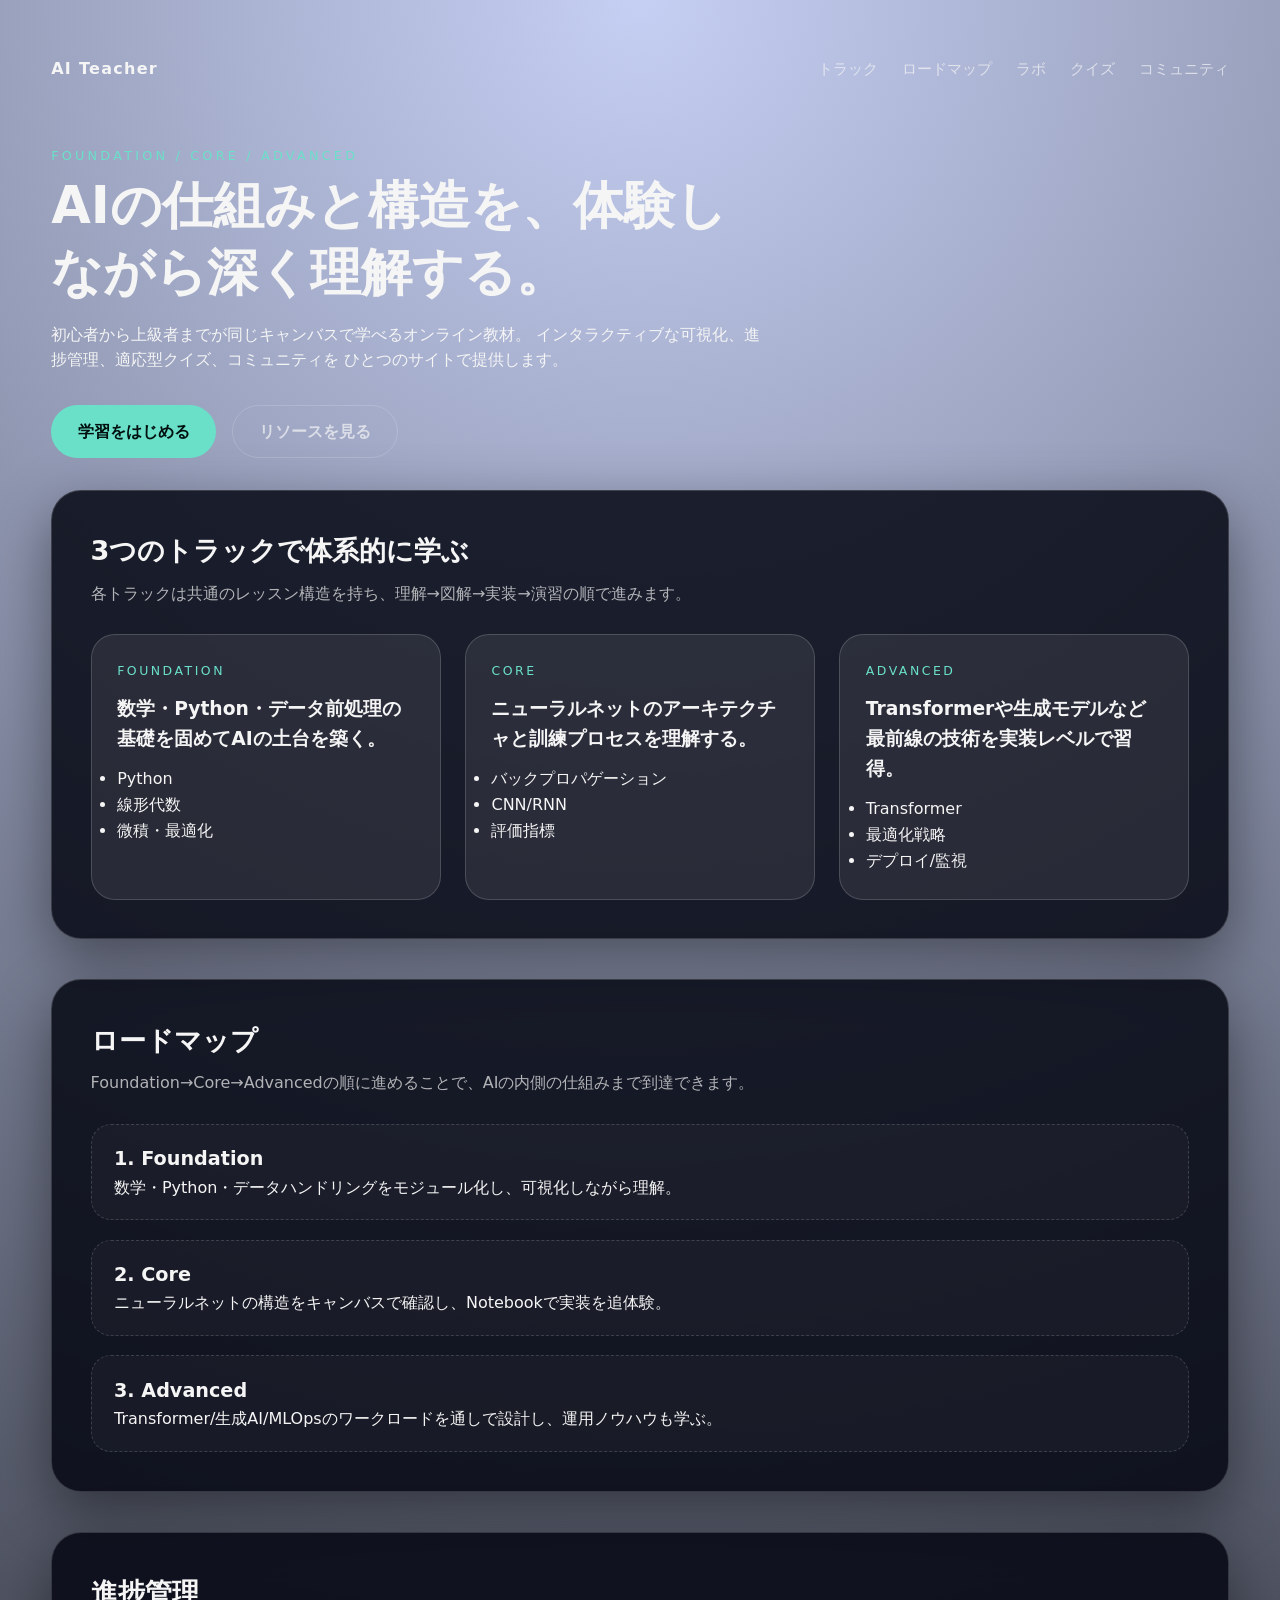
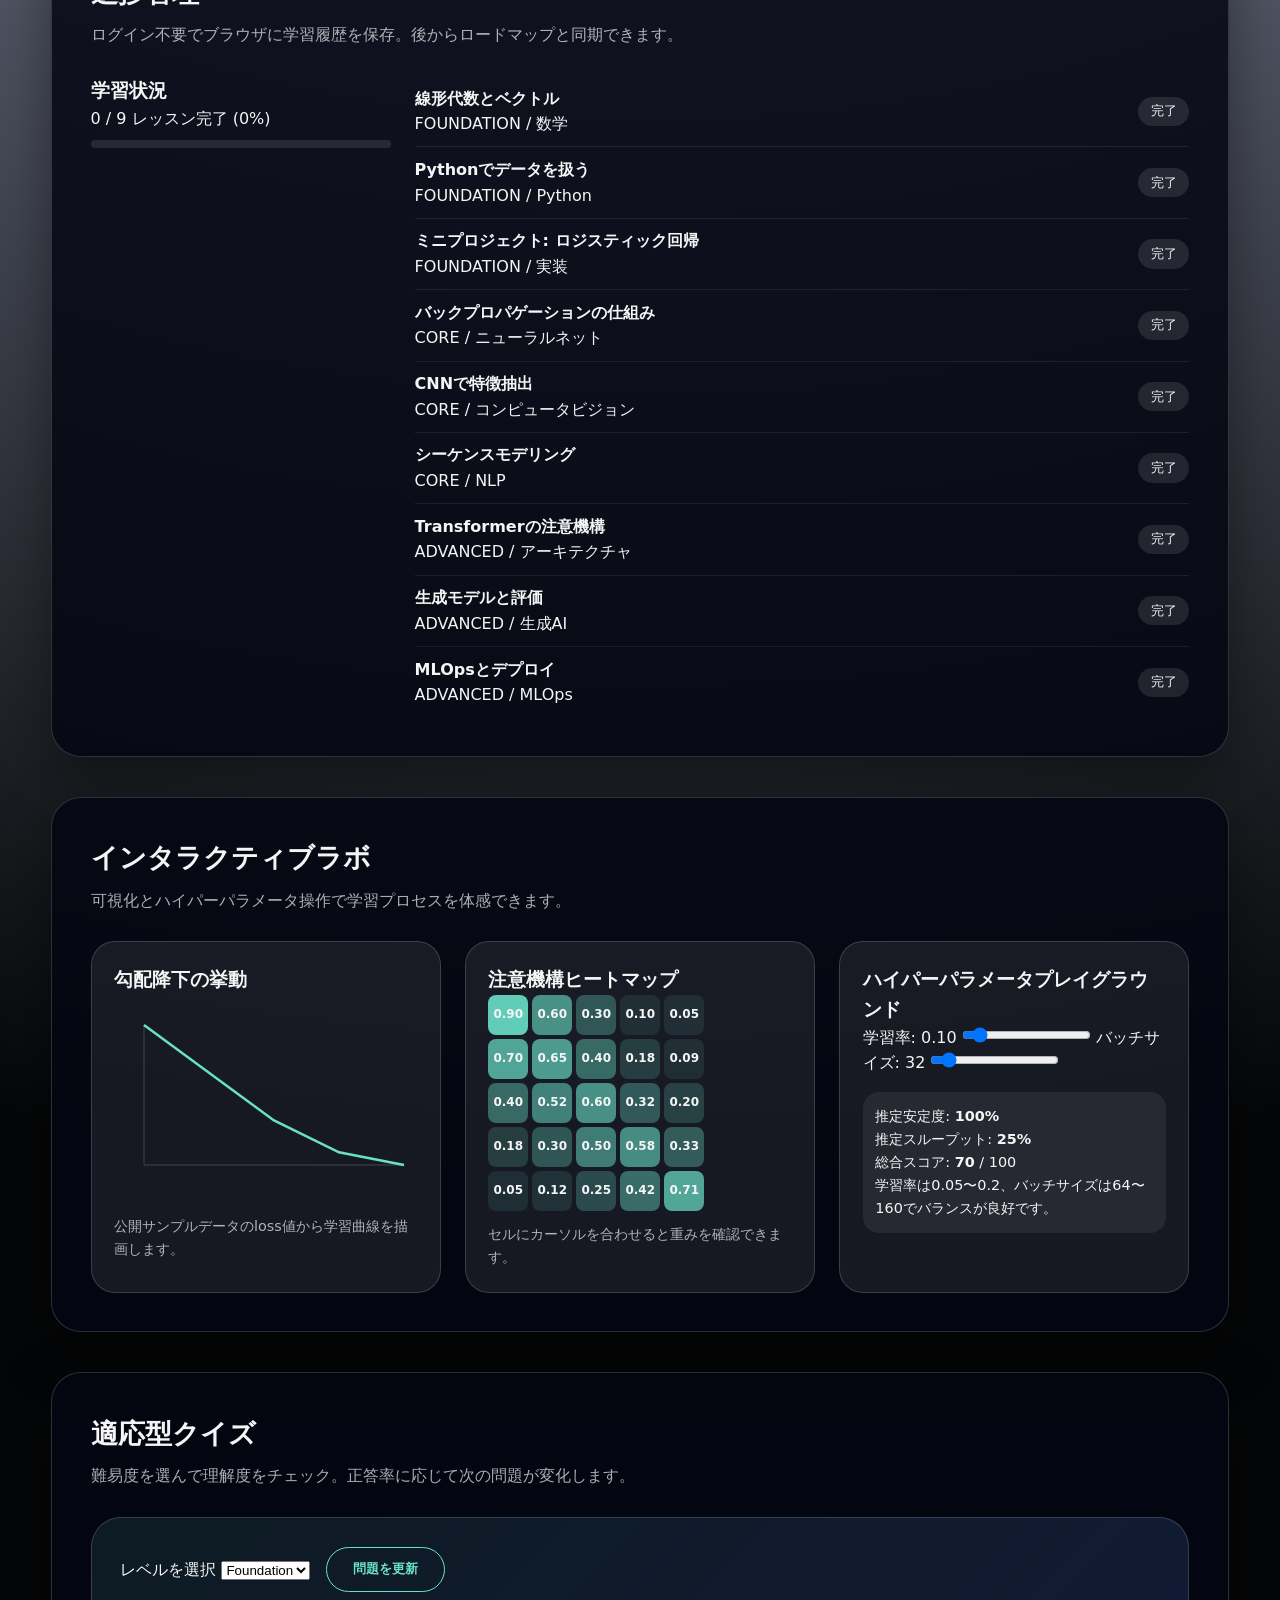
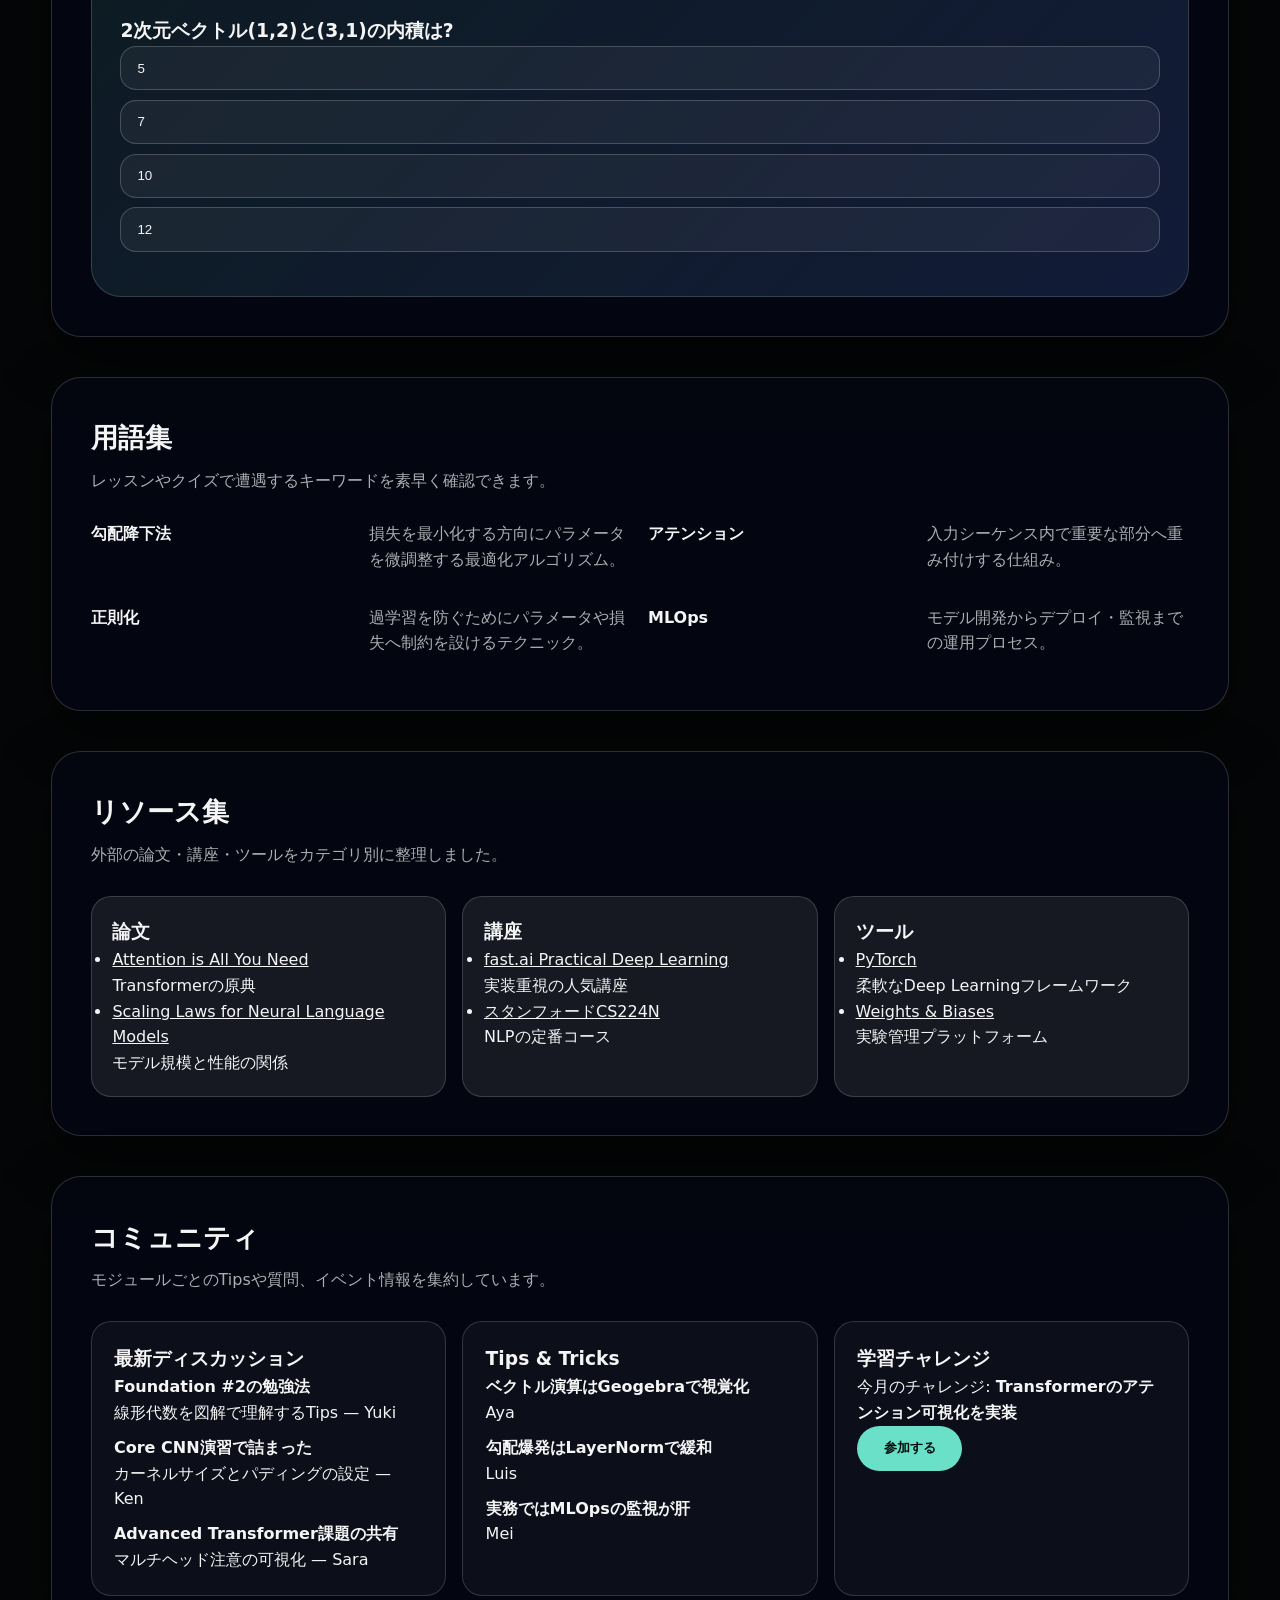
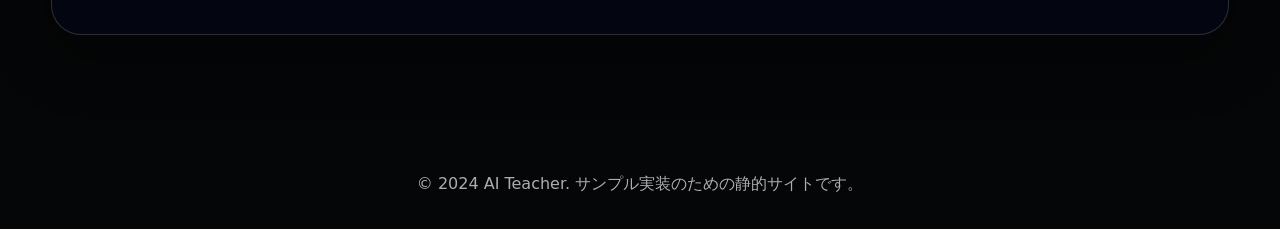
<file: public/index.html>
<!DOCTYPE html>
<html lang="ja">
  <head>
    <meta charset="UTF-8" />
    <meta name="viewport" content="width=device-width, initial-scale=1" />
    <title>AI Teacher — AIを体系的に学ぶ学習サイト</title>
    <link rel="stylesheet" href="styles.css" />
  </head>
  <body>
    <header class="hero">
      <nav class="hero__nav">
        <div class="logo">AI Teacher</div>
        <ul>
          <li><a href="#tracks">トラック</a></li>
          <li><a href="#roadmap">ロードマップ</a></li>
          <li><a href="#lab">ラボ</a></li>
          <li><a href="#quiz">クイズ</a></li>
          <li><a href="#community">コミュニティ</a></li>
        </ul>
      </nav>
      <div class="hero__content">
        <p class="eyebrow">Foundation / Core / Advanced</p>
        <h1>AIの仕組みと構造を、体験しながら深く理解する。</h1>
        <p>
          初心者から上級者までが同じキャンバスで学べるオンライン教材。
          インタラクティブな可視化、進捗管理、適応型クイズ、コミュニティを
          ひとつのサイトで提供します。
        </p>
        <div class="hero__cta">
          <a class="btn primary" href="#roadmap">学習をはじめる</a>
          <a class="btn ghost" href="#resources">リソースを見る</a>
        </div>
      </div>
    </header>

    <main>
      <section id="tracks" class="panel">
        <div class="panel__header">
          <h2>3つのトラックで体系的に学ぶ</h2>
          <p>各トラックは共通のレッスン構造を持ち、理解→図解→実装→演習の順で進みます。</p>
        </div>
        <div class="grid" id="track-grid"></div>
      </section>

      <section id="roadmap" class="panel">
        <div class="panel__header">
          <h2>ロードマップ</h2>
          <p>Foundation→Core→Advancedの順に進めることで、AIの内側の仕組みまで到達できます。</p>
        </div>
        <div class="timeline" id="timeline"></div>
      </section>

      <section class="panel" id="progress">
        <div class="panel__header">
          <h2>進捗管理</h2>
          <p>ログイン不要でブラウザに学習履歴を保存。後からロードマップと同期できます。</p>
        </div>
        <div class="progress-card">
          <div class="progress-card__summary">
            <h3>学習状況</h3>
            <p id="progress-summary">読み込み中...</p>
            <div class="progress-bar"><span id="progress-bar-fill"></span></div>
          </div>
          <div class="progress-card__list" id="progress-list"></div>
        </div>
      </section>

      <section id="lab" class="panel">
        <div class="panel__header">
          <h2>インタラクティブラボ</h2>
          <p>可視化とハイパーパラメータ操作で学習プロセスを体感できます。</p>
        </div>
        <div class="lab-grid">
          <article class="lab-card">
            <h3>勾配降下の挙動</h3>
            <canvas id="loss-chart" width="320" height="200" aria-label="学習曲線"></canvas>
            <p class="lab-card__caption">公開サンプルデータのloss値から学習曲線を描画します。</p>
          </article>
          <article class="lab-card">
            <h3>注意機構ヒートマップ</h3>
            <div id="heatmap" role="img" aria-label="注意重みのヒートマップ"></div>
            <p class="lab-card__caption">セルにカーソルを合わせると重みを確認できます。</p>
          </article>
          <article class="lab-card">
            <h3>ハイパーパラメータプレイグラウンド</h3>
            <label for="lr-slider">学習率: <span id="lr-value">0.10</span></label>
            <input id="lr-slider" type="range" min="0.01" max="1" step="0.01" value="0.1" />
            <label for="batch-slider">バッチサイズ: <span id="batch-value">32</span></label>
            <input id="batch-slider" type="range" min="8" max="256" step="8" value="32" />
            <div class="playground-output" id="playground-output"></div>
          </article>
        </div>
      </section>

      <section id="quiz" class="panel">
        <div class="panel__header">
          <h2>適応型クイズ</h2>
          <p>難易度を選んで理解度をチェック。正答率に応じて次の問題が変化します。</p>
        </div>
        <div class="quiz-card">
          <div class="quiz-card__controls">
            <label>
              レベルを選択
              <select id="quiz-level">
                <option value="foundation">Foundation</option>
                <option value="core">Core</option>
                <option value="advanced">Advanced</option>
              </select>
            </label>
            <button class="btn secondary" id="next-question">問題を更新</button>
          </div>
          <div class="quiz-card__content">
            <h3 id="quiz-question">問題を読み込み中...</h3>
            <ul id="quiz-options" class="quiz-options"></ul>
            <p id="quiz-feedback" class="quiz-feedback"></p>
          </div>
        </div>
      </section>

      <section id="glossary" class="panel">
        <div class="panel__header">
          <h2>用語集</h2>
          <p>レッスンやクイズで遭遇するキーワードを素早く確認できます。</p>
        </div>
        <dl class="glossary" id="glossary-list"></dl>
      </section>

      <section id="resources" class="panel">
        <div class="panel__header">
          <h2>リソース集</h2>
          <p>外部の論文・講座・ツールをカテゴリ別に整理しました。</p>
        </div>
        <div class="resource-list" id="resource-list"></div>
      </section>

      <section id="community" class="panel">
        <div class="panel__header">
          <h2>コミュニティ</h2>
          <p>モジュールごとのTipsや質問、イベント情報を集約しています。</p>
        </div>
        <div class="community-grid">
          <article class="community-card">
            <h3>最新ディスカッション</h3>
            <ul id="discussion-list"></ul>
          </article>
          <article class="community-card">
            <h3>Tips &amp; Tricks</h3>
            <ul id="tips-list"></ul>
          </article>
          <article class="community-card">
            <h3>学習チャレンジ</h3>
            <p>今月のチャレンジ: <strong>Transformerのアテンション可視化を実装</strong></p>
            <button class="btn primary" id="join-challenge">参加する</button>
            <p id="challenge-feedback" class="challenge-feedback"></p>
          </article>
        </div>
      </section>
    </main>

    <footer class="site-footer">
      <p>© 2024 AI Teacher. サンプル実装のための静的サイトです。</p>
    </footer>

    <script type="module" src="app.js"></script>
  </body>
</html>
</file>
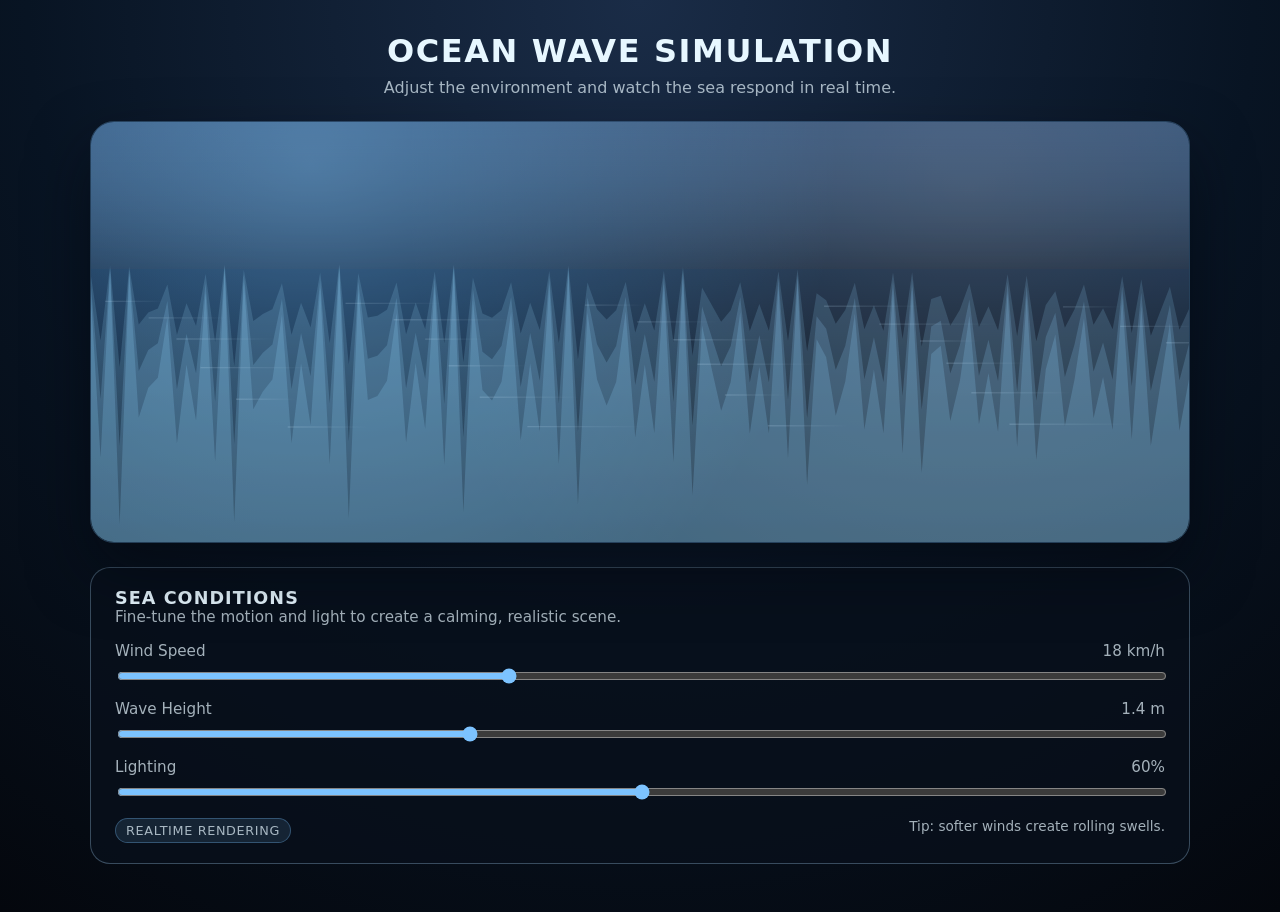
<file: public/ocean-wave-simulation.html>
<!DOCTYPE html>
<html lang="en">
<head>
  <meta charset="UTF-8" />
  <meta name="viewport" content="width=device-width, initial-scale=1" />
  <title>Ocean Wave Simulation</title>
  <style>
    :root {
      color-scheme: dark;
      --panel-bg: rgba(8, 16, 28, 0.78);
      --panel-border: rgba(150, 190, 220, 0.35);
      --text-primary: #e7f7ff;
      --text-muted: rgba(231, 247, 255, 0.7);
      --accent: #7cc3ff;
    }

    * {
      box-sizing: border-box;
    }

    body {
      margin: 0;
      min-height: 100vh;
      font-family: "Segoe UI", system-ui, -apple-system, sans-serif;
      color: var(--text-primary);
      background: radial-gradient(circle at top, #1a2c47 0%, #081423 55%, #04070d 100%);
      display: flex;
      align-items: center;
      justify-content: center;
      padding: 32px 16px 48px;
    }

    .app {
      width: min(1100px, 94vw);
      display: grid;
      gap: 24px;
    }

    header {
      text-align: center;
    }

    header h1 {
      font-weight: 600;
      letter-spacing: 0.05em;
      margin: 0 0 8px;
      text-transform: uppercase;
    }

    header p {
      margin: 0;
      color: var(--text-muted);
    }

    .canvas-wrap {
      position: relative;
      border-radius: 24px;
      overflow: hidden;
      box-shadow: 0 28px 60px rgba(3, 8, 14, 0.55);
      border: 1px solid rgba(124, 195, 255, 0.25);
    }

    canvas {
      width: 100%;
      height: 420px;
      display: block;
      background: linear-gradient(180deg, rgba(30, 52, 86, 0.9) 0%, rgba(6, 14, 26, 0.95) 65%, #03070d 100%);
    }

    .glow {
      position: absolute;
      inset: 0;
      background: radial-gradient(circle at 20% 10%, rgba(110, 185, 255, 0.35), transparent 55%),
        radial-gradient(circle at 80% 15%, rgba(255, 210, 160, 0.12), transparent 60%);
      pointer-events: none;
      mix-blend-mode: screen;
    }

    .controls {
      background: var(--panel-bg);
      border: 1px solid var(--panel-border);
      border-radius: 20px;
      padding: 20px 24px;
      display: grid;
      gap: 16px;
    }

    .controls h2 {
      margin: 0;
      font-size: 1.1rem;
      letter-spacing: 0.06em;
      text-transform: uppercase;
    }

    .controls p {
      margin: 0;
      color: var(--text-muted);
      font-size: 0.95rem;
    }

    .sliders {
      display: grid;
      gap: 14px;
    }

    .slider {
      display: grid;
      gap: 6px;
    }

    .slider label {
      display: flex;
      justify-content: space-between;
      font-size: 0.95rem;
      color: var(--text-muted);
    }

    input[type="range"] {
      width: 100%;
      accent-color: var(--accent);
    }

    .footer {
      display: flex;
      justify-content: space-between;
      font-size: 0.85rem;
      color: var(--text-muted);
      flex-wrap: wrap;
      gap: 8px;
    }

    .tag {
      padding: 4px 10px;
      border-radius: 999px;
      background: rgba(124, 195, 255, 0.12);
      border: 1px solid rgba(124, 195, 255, 0.3);
      font-size: 0.8rem;
      letter-spacing: 0.05em;
      text-transform: uppercase;
    }
  </style>
</head>
<body>
  <main class="app">
    <header>
      <h1>Ocean Wave Simulation</h1>
      <p>Adjust the environment and watch the sea respond in real time.</p>
    </header>

    <section class="canvas-wrap">
      <canvas id="ocean"></canvas>
      <div class="glow" aria-hidden="true"></div>
    </section>

    <section class="controls">
      <div>
        <h2>Sea Conditions</h2>
        <p>Fine-tune the motion and light to create a calming, realistic scene.</p>
      </div>
      <div class="sliders">
        <div class="slider">
          <label for="wind">Wind Speed <span id="windValue">18 km/h</span></label>
          <input id="wind" type="range" min="5" max="40" value="18" />
        </div>
        <div class="slider">
          <label for="height">Wave Height <span id="heightValue">1.4 m</span></label>
          <input id="height" type="range" min="0.6" max="3" step="0.1" value="1.4" />
        </div>
        <div class="slider">
          <label for="light">Lighting <span id="lightValue">60%</span></label>
          <input id="light" type="range" min="30" max="90" value="60" />
        </div>
      </div>
      <div class="footer">
        <span class="tag">Realtime Rendering</span>
        <span>Tip: softer winds create rolling swells.</span>
      </div>
    </section>
  </main>

  <script>
    const canvas = document.getElementById("ocean");
    const ctx = canvas.getContext("2d");
    const windSlider = document.getElementById("wind");
    const heightSlider = document.getElementById("height");
    const lightSlider = document.getElementById("light");
    const windValue = document.getElementById("windValue");
    const heightValue = document.getElementById("heightValue");
    const lightValue = document.getElementById("lightValue");

    const waves = Array.from({ length: 5 }, (_, index) => ({
      amplitude: 12 + index * 8,
      wavelength: 120 + index * 60,
      speed: 0.3 + index * 0.08,
      phase: Math.random() * Math.PI * 2,
    }));

    function resize() {
      const { width, height } = canvas.getBoundingClientRect();
      canvas.width = Math.floor(width * window.devicePixelRatio);
      canvas.height = Math.floor(height * window.devicePixelRatio);
      ctx.scale(window.devicePixelRatio, window.devicePixelRatio);
    }

    function updateLabels() {
      windValue.textContent = `${windSlider.value} km/h`;
      heightValue.textContent = `${Number(heightSlider.value).toFixed(1)} m`;
      lightValue.textContent = `${lightSlider.value}%`;
    }

    function lerp(a, b, t) {
      return a + (b - a) * t;
    }

    function draw(timestamp) {
      const time = timestamp * 0.0006;
      const wind = Number(windSlider.value);
      const height = Number(heightSlider.value);
      const light = Number(lightSlider.value) / 100;

      ctx.clearRect(0, 0, canvas.width, canvas.height);

      const width = canvas.clientWidth;
      const heightPx = canvas.clientHeight;
      const horizon = heightPx * 0.35;
      const skyGradient = ctx.createLinearGradient(0, 0, 0, heightPx);
      skyGradient.addColorStop(0, `rgba(90, 140, 190, ${lerp(0.25, 0.45, light)})`);
      skyGradient.addColorStop(0.45, "rgba(12, 25, 44, 0.9)");
      skyGradient.addColorStop(1, "rgba(4, 7, 12, 0.95)");
      ctx.fillStyle = skyGradient;
      ctx.fillRect(0, 0, width, heightPx);

      const seaGradient = ctx.createLinearGradient(0, horizon, 0, heightPx);
      seaGradient.addColorStop(0, `rgba(20, 45, 75, ${lerp(0.9, 1, light)})`);
      seaGradient.addColorStop(0.6, `rgba(7, 18, 32, ${lerp(0.92, 1, light)})`);
      seaGradient.addColorStop(1, "rgba(2, 5, 10, 1)");
      ctx.fillStyle = seaGradient;
      ctx.fillRect(0, horizon, width, heightPx - horizon);

      const waveCount = Math.floor(90 + wind * 1.4);
      const waveSpacing = width / waveCount;

      for (let layer = 0; layer < 3; layer++) {
        const depth = layer / 2;
        ctx.beginPath();
        ctx.moveTo(0, horizon + 30 + depth * 60);
        for (let x = 0; x <= waveCount; x++) {
          const xPos = x * waveSpacing;
          const normalizedX = xPos / width;
          let y = horizon + 40 + depth * 70;

          waves.forEach((wave, index) => {
            const swell = Math.sin(normalizedX * wave.wavelength + time * wave.speed * (wind / 10) + wave.phase);
            const power = lerp(0.3, 0.75, depth) * (1 + index * 0.08);
            y += swell * wave.amplitude * power * height;
          });

          ctx.lineTo(xPos, y);
        }
        ctx.lineTo(width, heightPx);
        ctx.lineTo(0, heightPx);
        ctx.closePath();

        const alpha = lerp(0.12, 0.28, light) + depth * 0.08;
        ctx.fillStyle = `rgba(110, 170, 210, ${alpha})`;
        ctx.fill();
      }

      const highlightCount = Math.floor(18 + wind / 2);
      for (let i = 0; i < highlightCount; i++) {
        const x = (i / highlightCount) * width + Math.sin(time + i) * 18;
        const y = horizon + 30 + (i % 6) * 24 + Math.cos(time * 1.4 + i) * 8;
        const widthLine = 60 + (i % 4) * 20;
        const gradient = ctx.createLinearGradient(x, y, x + widthLine, y);
        gradient.addColorStop(0, `rgba(200, 230, 255, ${0.05 + light * 0.2})`);
        gradient.addColorStop(1, "rgba(200, 230, 255, 0)");
        ctx.strokeStyle = gradient;
        ctx.lineWidth = 1.4;
        ctx.beginPath();
        ctx.moveTo(x, y);
        ctx.lineTo(x + widthLine, y);
        ctx.stroke();
      }

      requestAnimationFrame(draw);
    }

    window.addEventListener("resize", () => {
      ctx.setTransform(1, 0, 0, 1, 0, 0);
      resize();
    });

    [windSlider, heightSlider, lightSlider].forEach((slider) => {
      slider.addEventListener("input", updateLabels);
    });

    updateLabels();
    resize();
    requestAnimationFrame(draw);
  </script>
</body>
</html>
</file>
<file: public/styles.css>
:root {
  color-scheme: light dark;
  font-family: "Noto Sans JP", "Hiragino Sans", system-ui, -apple-system, BlinkMacSystemFont, "Segoe UI", sans-serif;
  line-height: 1.6;
  --bg: #050607;
  --card: rgba(255, 255, 255, 0.08);
  --card-border: rgba(255, 255, 255, 0.16);
  --text: #f5f5f5;
  --muted: rgba(245, 245, 245, 0.7);
  --accent: #6ae0c9;
  --accent-strong: #3ed6d1;
  --accent-dark: #136d64;
  --shadow: 0 20px 60px rgba(0, 0, 0, 0.45);
}

* {
  box-sizing: border-box;
  margin: 0;
  padding: 0;
}

body {
  background: radial-gradient(circle at top, rgba(64, 97, 215, 0.3), #050607 55%);
  color: var(--text);
  min-height: 100vh;
}

a {
  color: inherit;
}

.hero {
  padding: 3.5rem clamp(1.5rem, 4vw, 5rem) 2rem;
}

.hero__nav {
  display: flex;
  align-items: center;
  justify-content: space-between;
  margin-bottom: 4rem;
}

.hero__nav ul {
  display: flex;
  list-style: none;
  gap: 1.5rem;
  font-size: 0.95rem;
}

.hero__nav a {
  color: var(--muted);
  text-decoration: none;
}

.logo {
  font-weight: 700;
  letter-spacing: 0.08em;
}

.hero__content {
  max-width: 720px;
}

.eyebrow {
  text-transform: uppercase;
  letter-spacing: 0.25em;
  font-size: 0.8rem;
  color: var(--accent);
}

h1 {
  font-size: clamp(2.4rem, 4vw, 3.8rem);
  margin: 0.4rem 0 1rem;
  line-height: 1.3;
}

.hero__cta {
  display: flex;
  gap: 1rem;
  margin-top: 2rem;
}

.btn {
  border-radius: 999px;
  padding: 0.8rem 1.6rem;
  border: 1px solid transparent;
  cursor: pointer;
  text-decoration: none;
  font-weight: 600;
  transition: transform 0.2s ease, background 0.2s ease;
}

.btn:hover {
  transform: translateY(-2px);
}

.btn.primary {
  background: var(--accent);
  color: #00100f;
}

.btn.secondary {
  border-color: var(--accent);
  color: var(--accent);
  background: transparent;
}

.btn.ghost {
  color: var(--muted);
  border-color: var(--card-border);
  background: transparent;
}

main {
  padding: 0 clamp(1.5rem, 4vw, 5rem) 4rem;
}

.panel {
  background: rgba(4, 6, 18, 0.85);
  border: 1px solid var(--card-border);
  border-radius: 30px;
  padding: clamp(2rem, 3vw, 3rem);
  margin-bottom: 2.5rem;
  box-shadow: var(--shadow);
}

.panel__header {
  margin-bottom: 1.75rem;
}

.panel__header h2 {
  font-size: 1.7rem;
  margin-bottom: 0.5rem;
}

.panel__header p {
  color: var(--muted);
}

.grid {
  display: grid;
  grid-template-columns: repeat(auto-fit, minmax(220px, 1fr));
  gap: 1.5rem;
}

.card {
  border-radius: 24px;
  padding: 1.6rem;
  border: 1px solid var(--card-border);
  background: var(--card);
  display: flex;
  flex-direction: column;
  gap: 0.8rem;
}

.card__tag {
  font-size: 0.78rem;
  text-transform: uppercase;
  letter-spacing: 0.2em;
  color: var(--accent);
}

.timeline {
  display: grid;
  gap: 1.2rem;
}

.timeline-item {
  padding: 1.2rem 1.4rem;
  border-radius: 20px;
  border: 1px dashed var(--card-border);
  background: rgba(255, 255, 255, 0.03);
}

.timeline-item__title {
  font-size: 1.2rem;
  font-weight: 600;
}

.progress-card {
  display: grid;
  grid-template-columns: minmax(220px, 300px) 1fr;
  gap: 1.5rem;
}

.progress-bar {
  height: 8px;
  background: rgba(255, 255, 255, 0.1);
  border-radius: 999px;
  margin-top: 0.5rem;
}

.progress-bar span {
  display: block;
  height: 100%;
  border-radius: inherit;
  background: linear-gradient(90deg, var(--accent), var(--accent-strong));
  width: 0%;
}

.progress-list__item {
  display: flex;
  justify-content: space-between;
  align-items: center;
  padding: 0.6rem 0;
  border-bottom: 1px solid rgba(255, 255, 255, 0.08);
}

.progress-list__item:last-child {
  border-bottom: none;
}

.progress-list__item button {
  border: none;
  background: rgba(255, 255, 255, 0.1);
  color: var(--text);
  padding: 0.35rem 0.8rem;
  border-radius: 999px;
  cursor: pointer;
}

.lab-grid {
  display: grid;
  grid-template-columns: repeat(auto-fit, minmax(240px, 1fr));
  gap: 1.5rem;
}

.lab-card {
  border-radius: 24px;
  border: 1px solid var(--card-border);
  background: var(--card);
  padding: 1.4rem;
}

.lab-card__caption {
  margin-top: 0.8rem;
  font-size: 0.9rem;
  color: var(--muted);
}

#heatmap {
  display: grid;
  grid-template-columns: repeat(5, 40px);
  gap: 4px;
}

.heatmap-cell {
  width: 40px;
  height: 40px;
  border-radius: 8px;
  display: flex;
  align-items: center;
  justify-content: center;
  font-size: 0.75rem;
  font-weight: 600;
}

.playground-output {
  margin-top: 1rem;
  padding: 0.8rem;
  border-radius: 16px;
  background: rgba(255, 255, 255, 0.07);
  font-size: 0.9rem;
}

.quiz-card {
  border-radius: 30px;
  border: 1px solid var(--card-border);
  padding: 1.8rem;
  background: linear-gradient(135deg, rgba(106, 224, 201, 0.1), rgba(20, 30, 60, 0.9));
}

.quiz-card__controls {
  display: flex;
  gap: 1rem;
  flex-wrap: wrap;
  align-items: center;
  margin-bottom: 1.5rem;
}

.quiz-options {
  list-style: none;
  display: grid;
  gap: 0.6rem;
}

.quiz-options button {
  width: 100%;
  border-radius: 16px;
  border: 1px solid rgba(255, 255, 255, 0.2);
  background: rgba(255, 255, 255, 0.05);
  color: var(--text);
  padding: 0.85rem 1rem;
  text-align: left;
  cursor: pointer;
}

.quiz-options button:hover {
  border-color: var(--accent);
}

.quiz-feedback {
  margin-top: 1rem;
  font-weight: 600;
}

.glossary {
  display: grid;
  grid-template-columns: repeat(auto-fit, minmax(220px, 1fr));
  gap: 1rem;
}

.glossary dt {
  font-weight: 700;
}

.glossary dd {
  color: var(--muted);
  margin-bottom: 1rem;
}

.resource-list {
  display: grid;
  grid-template-columns: repeat(auto-fit, minmax(260px, 1fr));
  gap: 1rem;
}

.resource-card {
  border-radius: 20px;
  border: 1px solid var(--card-border);
  padding: 1.3rem;
  background: var(--card);
}

.community-grid {
  display: grid;
  grid-template-columns: repeat(auto-fit, minmax(220px, 1fr));
  gap: 1rem;
}

.community-card {
  border-radius: 20px;
  border: 1px solid var(--card-border);
  padding: 1.4rem;
  background: rgba(255, 255, 255, 0.04);
}

.community-card ul {
  list-style: none;
  display: grid;
  gap: 0.6rem;
}

.site-footer {
  padding: 2rem;
  text-align: center;
  color: var(--muted);
}

@media (max-width: 720px) {
  .hero__nav {
    flex-direction: column;
    gap: 1.2rem;
  }

  .hero__nav ul {
    flex-wrap: wrap;
    justify-content: center;
  }

  .progress-card {
    grid-template-columns: 1fr;
  }
}
</file>
